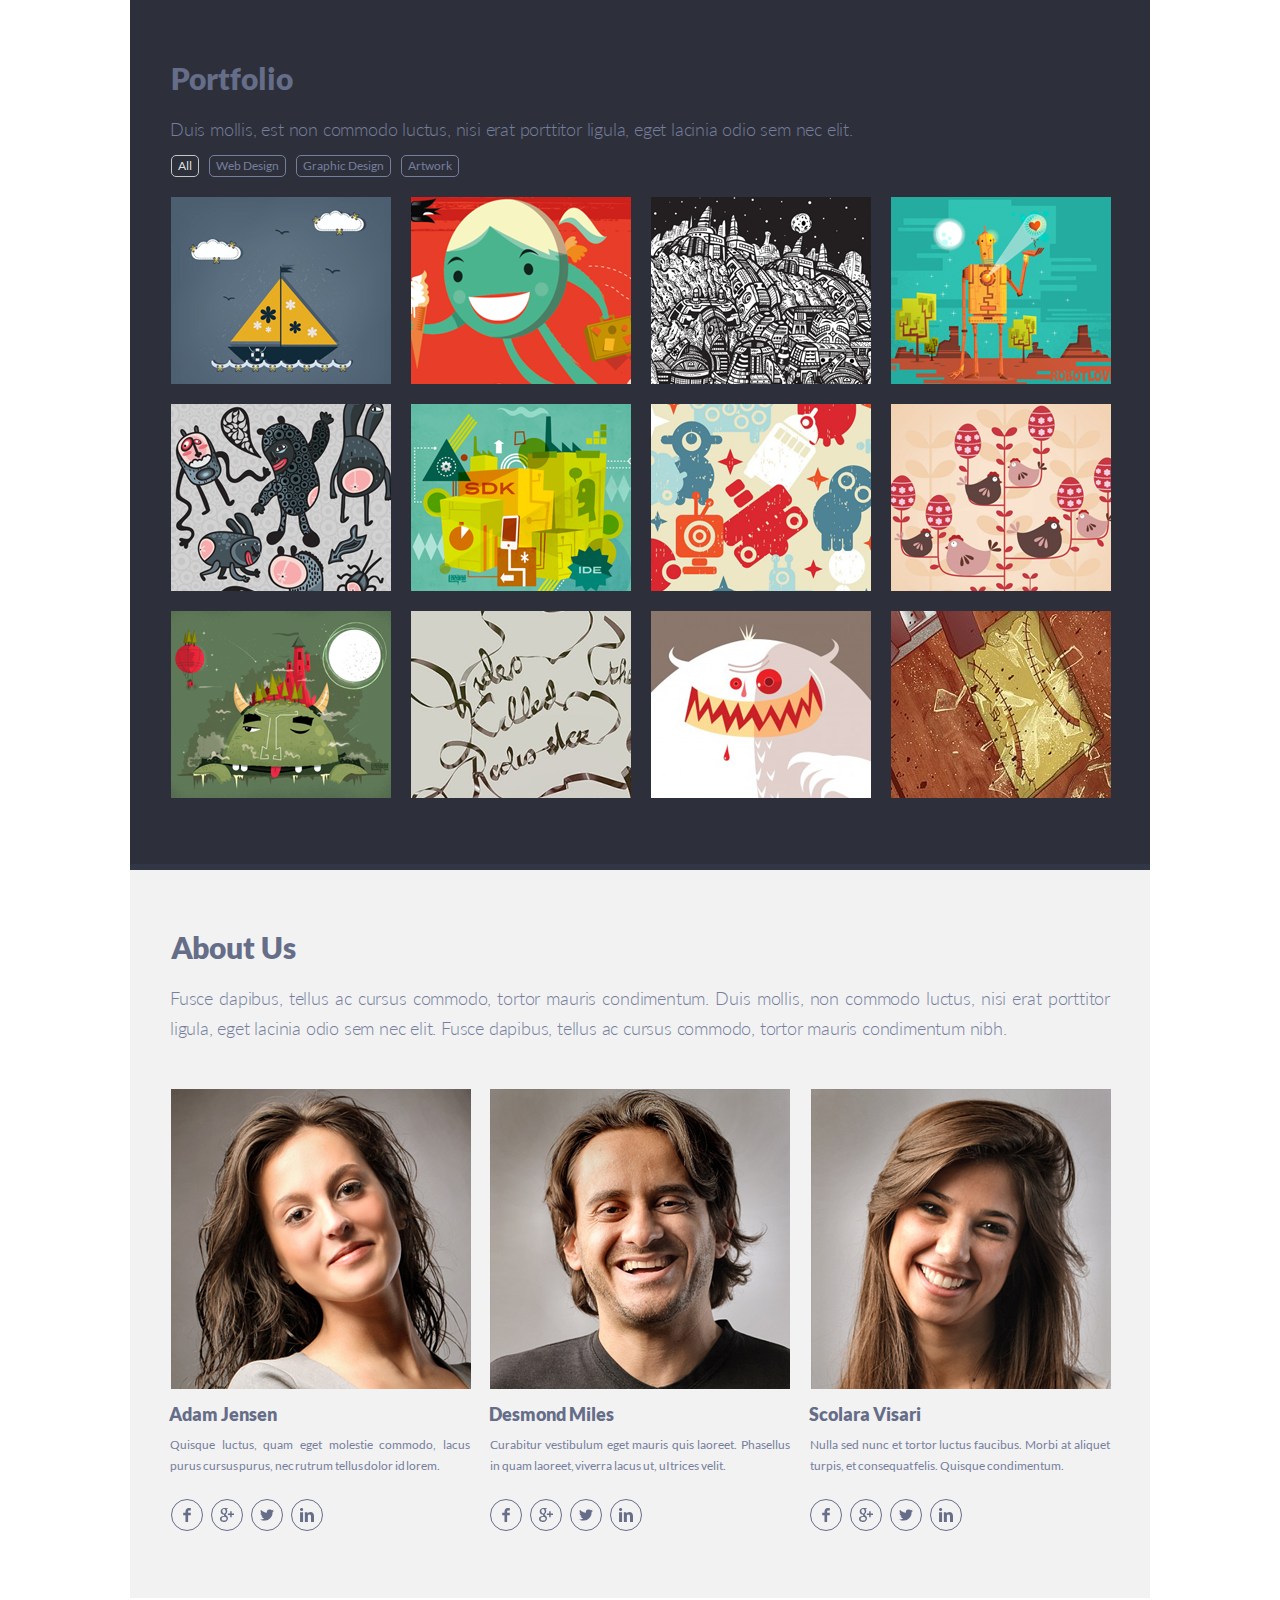
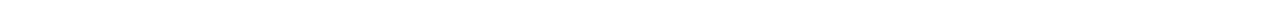
<file: singolo2.html>
<!DOCTYPE html>
<html lang="en">
<head>
  <meta http-equiv="Content-Type" content="text/html;charset=UTF-8">
  <link href="singolo2.css" rel="stylesheet">
  <title>S1NG0L0</title>
  </head>
<body>
  <div class="covering">
    <main>
	  <section class="portfolio">
        <h2 class="section-header">Portfolio</h2>
		  <p class="section-description">Duis mollis, est non commodo luctus, nisi erat porttitor ligula, eget lacinia odio sem nec elit.</p>
		  <ul class="tag">
		    <li class="tag-item tag-item-active">All</li>
			<li class="tag-item">Web Design</li>
			<li class="tag-item">Graphic Design</li>
			<li class="tag-item">Artwork</li>
		  </ul>
		  <ul class="portfolio-img-block">
		    <li class="portfolio-img"><img src="assets/portfolio-1.png" ></li>
			<li class="portfolio-img"><img src="assets/portfolio-2.png" ></li>
			<li class="portfolio-img"><img src="assets/portfolio-3.png" ></li>
			<li class="portfolio-img"><img src="assets/portfolio-4.png" ></li>
			<li class="portfolio-img"><img src="assets/portfolio-5.png" ></li>
			<li class="portfolio-img"><img src="assets/portfolio-6.png" ></li>
			<li class="portfolio-img"><img src="assets/portfolio-7.png" ></li>
			<li class="portfolio-img"><img src="assets/portfolio-8.png" ></li>
			<li class="portfolio-img"><img src="assets/portfolio-9.png" ></li>
			<li class="portfolio-img"><img src="assets/portfolio-10.png" ></li>
			<li class="portfolio-img"><img src="assets/portfolio-11.png" ></li>
            <li class="portfolio-img"><img src="assets/portfolio-12.png" ></li>
		  </ul>
	  </section>
	  <section class="about-us">
		<h2 class="section-header">About Us</h2>
		<p class="section-description about-us-description">Fusce dapibus, tellus ac cursus commodo, tortor mauris condimentum. Duis mollis, non commodo luctus, nisi erat porttitor ligula, eget lacinia odio sem nec elit. Fusce dapibus, tellus ac cursus commodo, tortor mauris condimentum nibh.</p>
		<ul class="about-us-block">
		  <li class="about-us-item">
		    <img class="person" src="assets/pers-1.png" width="301" height="300">
		    <h4 class="item-header">Adam Jensen</h4>
			<p class="item-description-1">Quisque luctus, quam eget molestie commodo, lacus purus cursus purus, nec rutrum tellus dolor id lorem.</p>
			<div class="contacts">
			  <a class="pic small-ico"></a>
			  <a class="pic small-ico"></a>
			  <a class="pic small-ico"></a>
			  <a class="pic small-ico"></a>
			</div>
		  </li>
		  <li class="about-us-item">
			<img class="person2" src="assets/pers-2.png" width="300" height="300">
			<h4 class="item-header">Desmond Miles</h4>
			<p class="item-description">Curabitur vestibulum eget mauris quis laoreet. Phasellus in quam laoreet, viverra lacus ut, uItrices velit.</p>
			<div class="contacts">
			  <a class="pic small-ico"></a>
			  <a class="pic small-ico"></a>
			  <a class="pic small-ico"></a>
			  <a class="pic small-ico"></a>
			</div>
		  </li>
		  <li class="about-us-item">
			<img class="person3" src="assets/pers-3.png" width="300" height="300">
			<h4 class="item-header">Scolara Visari</h4>
			<p class="item-description">Nulla sed nunc et tortor luctus faucibus. Morbi at aliquet turpis, et consequat felis. Quisque condimentum.</p>
			<div class="contacts">
			  <a class="pic small-ico"></a>
			  <a class="pic small-ico"></a>
			  <a class="pic small-ico"></a>
			  <a class="pic small-ico"></a>
			</div>
		  </li>
		</ul>
	  </section>
	</main>
  </div>
</body>
</html>
</file>
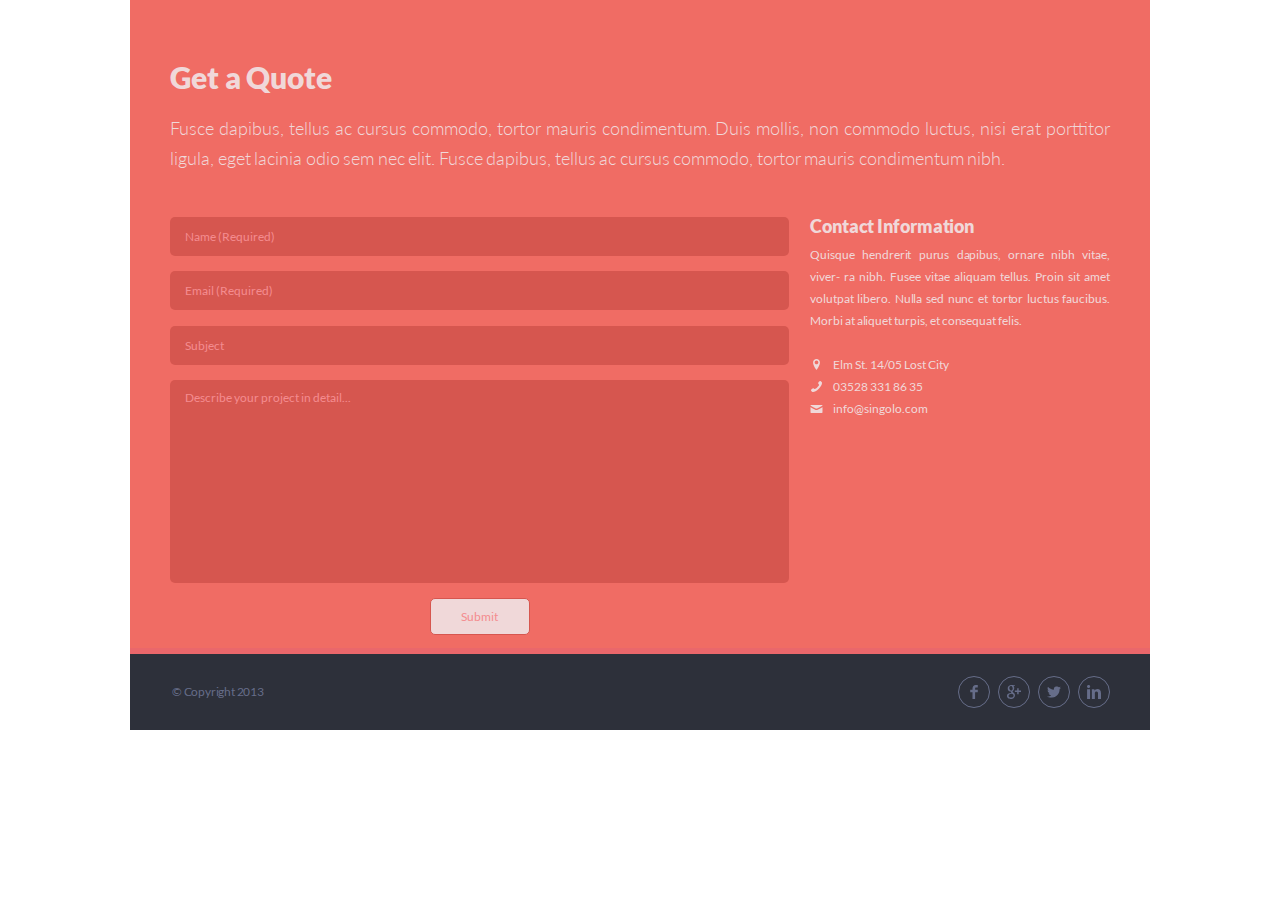
<file: singolo3.html>
<!DOCTYPE html>
<html lang="en">
  <head>
    <meta http-equiv="Content-Type" content="text/html;charset=UTF-8">
    <link href="singolo3.css" rel="stylesheet">
    <title>S1NG0L0</title>
  </head>
  <body>
    <div class="wrapper">
	  <main>
	    <section class="contact-us">
		  <h2 class="section-headline">Get a Quote</h2>
		  <p class="section-description">Fusce dapibus, tellus ac cursus commodo, tortor mauris condimentum. Duis mollis, non commodo luctus, nisi erat porttitor ligula, eget lacinia odio sem nec elit. Fusce dapibus, tellus ac cursus commodo, tortor mauris condimentum nibh.</p>
		  <div class="cover">
		    <form class="contact-form" action="#" method="post">
		      <input class="contact-form-place" type="text" name="name" placeholder="Name (Required)" pattern="^[A-Z]{1}[a-z]{3,20}$" required>
		      <input class="contact-form-place" type="email" name="email" placeholder="Email (Required)" required>
		      <input class="contact-form-place" type="text" name="subject" placeholder="Subject">
		      <textarea class="contact-form-area"name="comments" placeholder="Describe your project in detail..."></textarea>
		      <button class="contact-form-button" name="submit">Submit</button>
		    </form>
		    <div class="contacts">
		      <h4 class="item-headline contacts-headline">Contact Information</h4>
		      <p class="item-description">Quisque hendrerit purus dapibus, ornare nibh vitae, viver- ra nibh. Fusee vitae aliquam tellus. Proin sit amet volutpat libero. Nulla sed nunc et tortor luctus faucibus. Morbi at aliquet turpis, et consequat felis.</p>
		      <ul class="contacts-info">
		        <li class="contacts-address"><a href="">Elm St. 14/05 Lost City</a>
			    </li>
			    <li class="contacts-phone"><a href="tel:035283318635">03528 331 86 35</a></li>
			    <li class="contacts-email"><a href="mailto:info@singolo.com">info@singolo.com</a></li>
		      </ul>
		    </div>
		  </div>
	    </section>
	  </main>
	  <footer class="footers">
	    <span class="copyright">&copy; Copyright 2013</span>
		<div class="social-medias">
		  <a class="icon icon_small"></a>
		  <a class="icon icon_small"></a>
		  <a class="icon icon_small"></a>
		  <a class="icon icon_small"></a>
		</div>
	  </footer>
	</div>
  </body>
</html>
</file>
<file: singolo2.css>
@font-face {
	font-family: "Light";
	src: url("assets/fonts/Lato-Light.ttf");
}
@font-face {
	font-family: "Regular";
	src: url("assets/fonts/Lato-Regular.ttf");
}
@font-face {
	font-family: "Bold";
	src: url("assets/fonts/Lato-Bold.ttf");
}
@font-face {
	font-family: "Black";
	src: url("assets/fonts/Lato-Black.ttf");
}
 
* {
  margin: 0;
  padding: 0;
  font-family: "Bold", "Tahoma", sans-serif;
  font-size: 12px;
}

.covering {
  max-width: 1020px;
  margin: 0 auto;
}

.portfolio {
  box-sizing: border-box;
  height: 870px;
  padding: 60px 40px 50px;
  background-color: #2d303a;
  border-bottom: 6px solid #323746;
}

.section-header {
  font-size: 30px;
  font-family: "Black", sans-serif;
  letter-spacing: -0.1px;
  color: #666d89;
  margin-left: 0.5px;
}

.section-description {
  padding-top: 18px;
  font-size: 18px;
  line-height: 30px;
  letter-spacing: -0.2px;
  font-family: "Light", sans-serif;
  color: #767e9e;
  text-align: justify;
}

.tag {
  list-style: none;
  padding: 11px 1px 19px;
}

.tag-item {
  display: inline-block;
  margin-right: 8px;
  padding: 2px 6px 3px 6px;
  font-family: "Regular", sans-serif;
  color: #767e9e;
  border: 1px solid #767e9e;
  border-radius: 5px;
}

.tag-item:hover {
  color: #646df0;
  border-color: #646df0;
  cursor: pointer;
}

.tag-item-active {
  color: #dedede;
  border-color: #c5c5c5;
}

.portfolio-img-block {
  display: flex;
  flex-flow: row wrap;
  justify-content: space-between;
  align-content: space-between;
  width: 940px;
  height: 600px;
  list-style: none;
}

.portfolio-img {
  width: 219px;
  height: 185px;
  margin-top: 1px;
  margin-left: 1px;
}

.portfolio-img:nth-child(n+13) {
  display: none;
}

.about-us {
  box-sizing: border-box;
  height: 734px;
  padding: 59px 40px 50px;
  background-color: #f2f2f2;
  border-bottom: 6px solid #ffffff;
}

.about-us-description {
  padding-bottom: 45px;
  word-spacing: -0.px;
}

.about-us-block {
  display: flex;
  flex-flow: row wrap;
  justify-content: space-between;
}

.about-us-item {
  display: flex;
  flex-flow: row wrap;
  justify-content: flex-start;
  align-content: space-between;
  width: 300px;
  height: 443px;
  list-style: none;
}

.about-us-item:nth-child(1) .person {
  margin-top: 1px;
  }

.person2 {
  margin-top: 1px;
}

.person3 {
  margin-left: 1px;
  margin-top: 1px;
}

.item-header {
  margin: 6px 0 0 -1px;
  font-size: 18px;
  font-family: "Black", sans-serif;
  color: #666d89;
  white-space: nowrap;
  overflow: hidden;
  text-overflow: ellipsis;
}

.item-description {
  line-height: 21px;
  font-family: "Regular", sans-serif;
  word-spacing: -0.2px;
  color: #767e9e;
  word-wrap: break-word;
  text-align: justify;
}
.item-description-1 {
  line-height: 21px;
  font-family: "Regular", sans-serif;
  word-spacing: -0.5px;
  color: #767e9e;
  word-wrap: break-word;
  text-align: justify;
}
.contacts {
  display: flex;
  justify-content: space-between;
  padding-top: 15px;
  width: 152px;
}

.about-us-item:nth-child(1) .contacts {
  padding-left: 1px;
}

.pic {
  border-radius: 50%;
}

.small-ico {
  width: 30px;
  height: 30px;
  border: 1px solid #666d89;
  cursor: pointer;
}

.small-ico:hover {
  border-color: #646df0;
}

.contacts .pic:nth-child(1) {
  background: url(assets/facebook.svg) center no-repeat;
}

.contacts .pic:nth-child(1):hover {
  background: url(assets/facebook_hover.svg) center no-repeat;
}

.contacts .pic:nth-child(2) {
  background: url(assets/google.svg) center no-repeat;
}

.contacts .pic:nth-child(2):hover {
  background: url(assets/google_hover.svg) center no-repeat;
}

.contacts .pic:nth-child(3) {
  background: url(assets/twitter.svg) center no-repeat;
}

.contacts .pic:nth-child(3):hover {
  background: url(assets/twitter_hover.svg) center no-repeat;
}

.contacts .pic:nth-child(4) {
  background: url(assets/linkedin.svg) center no-repeat;
}

.contacts .pic:nth-child(4):hover {
  background: url(assets/linkedin_hover.svg) center no-repeat
}
</file>
<file: singolo3.css>
@font-face {
	font-family: "Light";
	src: url("assets/fonts/Lato-Light.ttf");
}
@font-face {
	font-family: "Regular";
	src: url("assets/fonts/Lato-Regular.ttf");
}
@font-face {
	font-family: "Bold";
	src: url("assets/fonts/Lato-Bold.ttf");
}
@font-face {
	font-family: "Black";
	src: url("assets/fonts/Lato-Black.ttf");
}

* {
	margin: 0;
	padding: 0;
	font-family: "Regular", "Tahoma", sans-serif;
	font-size: 12px;
}

.wrapper {
	max-width: 1020px;
	margin: 0 auto;
}

a {
	color: inherit;
	text-decoration: none;
}

a:hover {
  text-decoration: underline;
}

li {
  list-style: none;
}

.contact-us {
  box-sizing: border-box;
  height: 654px;
  padding: 59px 40px 50px;
  color: #f0d8d9;
  background-color: #f06c64;
  border-bottom: 6px solid #ea676b;
}

.section-headline {
  font-size: 30px;
  font-family: "Black", sans-serif;
  letter-spacing: -0.1px;
  margin-top:px;
}

.section-description {
  padding-top: 18px;
  font-size: 18px;
  line-height: 30px;
  font-family: "Light", sans-serif;
  word-spacing: -1.5px;
  text-align: justify;
}

.cover {
  display: flex;
  justify-content: space-between;
  padding-top: 44px;
}

.contact-form {
  display: flex;
  flex-wrap: wrap;
  justify-content: center;
  align-content: space-between;
  width: 619px;
  height: 418px;
}

.contact-form > * {
  width: 100%;
  height: 37px;
  padding: 1px 15px 1px;
  line-height: 22px;
  font-family: "Regular", sans-serif;
  color: #f48c8f;
  background-color: #d6564f;
  border: none;
  border-radius: 5px;
}

.contact-form > *::-ms-input-placeholder {
  color: #f48c8f;
}

.contact-form > *::placeholder {
  color: #f48c8f;
}

.contact-form > *:focus {
  border: 2px solid #f0d8d9;
  outline: none;
}

.contact-form-area {
  padding-top: 7px;
  height: 195px;
  resize: none;
}

.contact-form-button {
  width: 100px;
  background-color: #f0d8d9;
  border: 1px solid #d6564f;
  cursor: pointer;
  transition: all 1s;
}

.contact-form-button:hover {
  background-color: #ffffff;

}

.contacts {
  width: 300px;
}

.item-headline {
  font-size: 18px;
  font-family: "Black", sans-serif;
  letter-spacing: -0.1px;
}

.contacts-headline {
  line-height:18px;
  margin-bottom: 9px;
}

.item-description {
  margin-top: 1px;
  line-height: 22px;
  font-family: "Regular", sans-serif;
  word-wrap: break-word;
  text-align: justify;
  letter-spacing: -0.05px;
}

.contacts-info {
  margin-top: 22px;
}
.contacts-info a:hover {
  color:#000000;
  }

.contacts-info li {
  position: relative;
  padding-left: 23px;
  line-height: 22px;
}
	
.contacts-info li::before {
  content: "";
  position: absolute;
  top: 5px;
  left: 0px;
  width: 13px;
  height: 11px;
  background: url(assets/location.svg) center no-repeat;
}

.contacts-info li:nth-child(2)::before {
  background: url(assets/phone_h.svg) center no-repeat;
}

.contacts-info li:nth-child(3)::before {
  background: url(assets/mail.svg) center no-repeat;
}

.footers {
  box-sizing: border-box;
  display: flex;
  justify-content: space-between;
  padding: 22px 40px 0px 42px;
  height: 76px;
  color: #666d89;
  background-color: #2d303a;
}

.copyright {
  line-height: 32px;
  letter-spacing: -0.2px;
}

.social-medias {
  display: flex;
  justify-content: space-between;
  width: 152px;
}

.icon {
  border-radius: 50%;
}

.icon_small {
  width: 30px;
  height: 30px;
  border: 1px solid #666d89;
  cursor: pointer;
}

.icon_small:hover {
  border-color: #6466f0;
}

.social-medias .icon:nth-child(1) {
  background: url(assets/facebook.svg) center no-repeat;
}

.social-medias .icon:nth-child(1):hover {
  background: url(assets/facebook_hover.svg) center no-repeat;
}

.social-medias .icon:nth-child(2) {
  background: url(assets/google.svg) center no-repeat;
}

.social-medias .icon:nth-child(2):hover {
  background: url(assets/google_hover.svg) center no-repeat;
}

.social-medias .icon:nth-child(3) {
  background: url(assets/twitter.svg) center no-repeat;
}

.social-medias .icon:nth-child(3):hover {
  background: url(assets/twitter_hover.svg) center no-repeat;
}

.social-medias .icon:nth-child(4) {
  background: url(assets/linkedin.svg) center no-repeat;
}

.social-medias .icon:nth-child(4):hover {
  background: url(assets/linkedin_hover_w.svg) center no-repeat;
}
</file>
